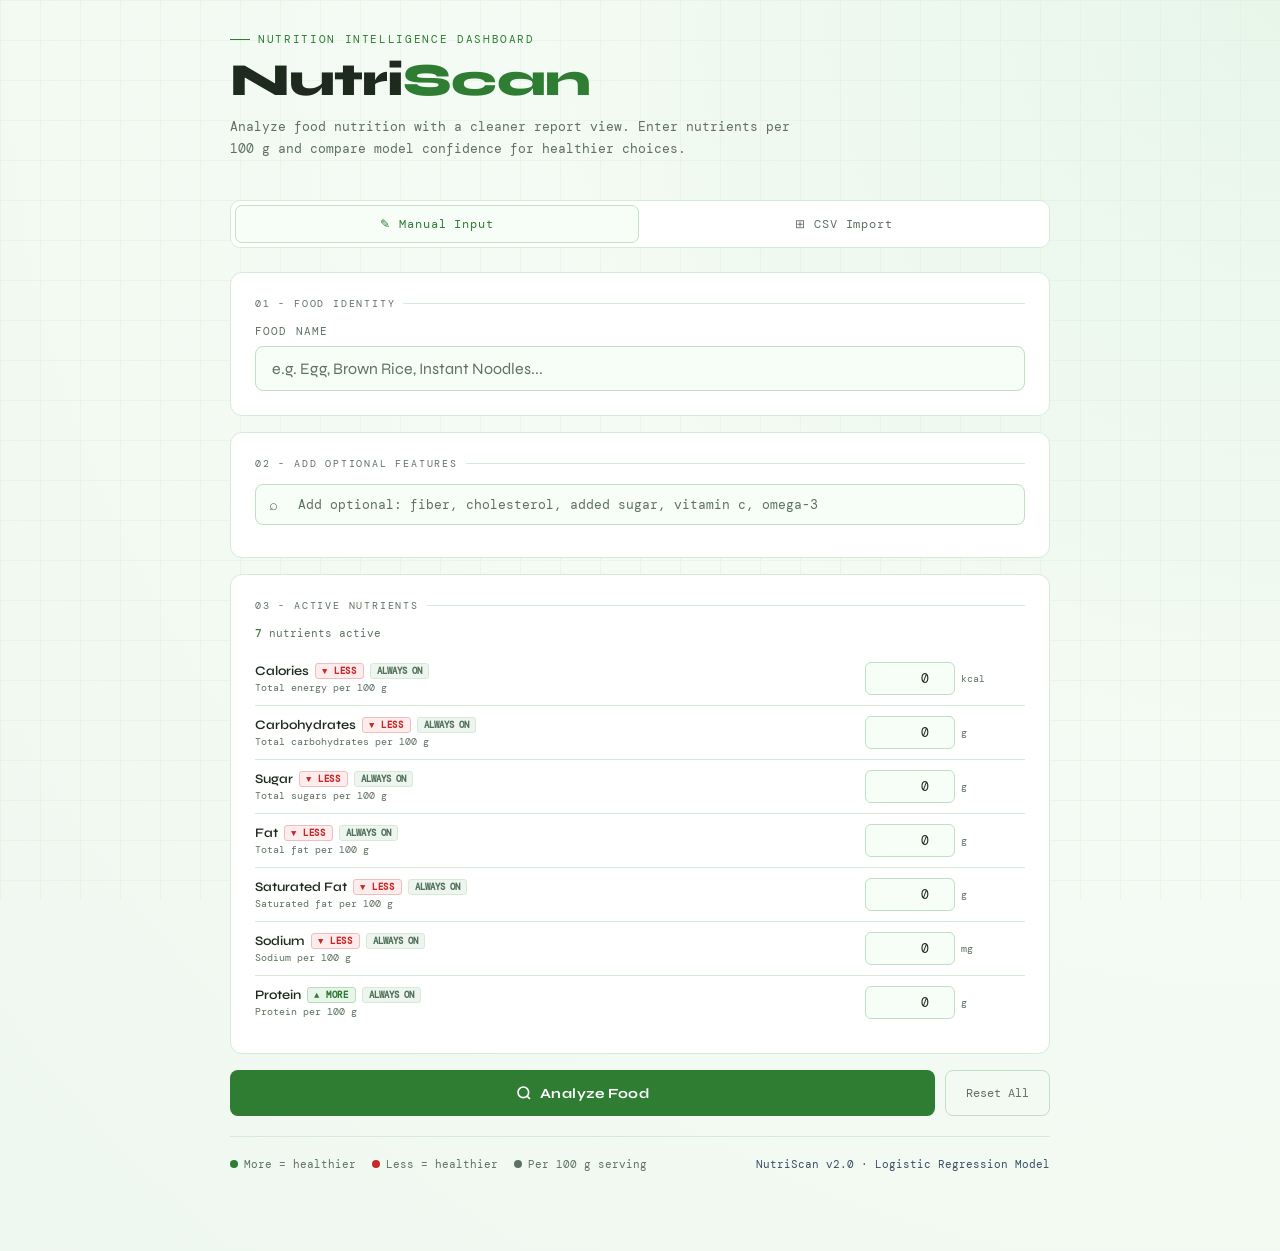
<file: HealthUnhealthFoodAIModel/templates/index.html>
<!DOCTYPE html>
<html lang="en">
<head>
<meta charset="UTF-8">
<meta name="viewport" content="width=device-width, initial-scale=1.0">
<link rel="icon" type="image/png" href="/static/icon/icon.png">
<title>NutriScan - Nutrition Intelligence</title>
<link href="https://fonts.googleapis.com/css2?family=DM+Mono:ital,wght@0,300;0,400;0,500;1,300&family=Syne:wght@400;600;700;800&display=swap" rel="stylesheet">
<link rel="stylesheet" href="/static/css/index.css">
</head>
<body>
<div class="app">

  <div class="header">
    <div class="header-tag">Nutrition Intelligence Dashboard</div>
    <h1>Nutri<span>Scan</span></h1>
    <p>Analyze food nutrition with a cleaner report view. Enter nutrients per 100 g and compare model confidence for healthier choices.</p>
  </div>

  <div class="tab-bar">
    <button class="tab-btn active" id="tab-manual" onclick="switchTab('manual')">
      <span class="tab-icon">✎</span> Manual Input
    </button>
    <button class="tab-btn" id="tab-csv" onclick="switchTab('csv')">
      <span class="tab-icon">⊞</span> CSV Import
    </button>
  </div>

  <div class="tab-pane active" id="pane-manual">
    <div class="card">
      <div class="card-label">01 - Food Identity</div>
      <div class="food-input-wrap">
        <label>FOOD NAME</label>
        <input type="text" class="food-input" id="food-name" placeholder="e.g. Egg, Brown Rice, Instant Noodles..." autocomplete="off">
      </div>
    </div>

    <div class="card">
      <div class="card-label">02 - Add Optional Features</div>
      <div class="search-wrap">
        <span class="search-icon">⌕</span>
        <input type="text" class="search-input" id="nutrient-search"
          placeholder="Add optional: fiber, cholesterol, added sugar, vitamin c, omega-3" autocomplete="off">
      </div>
      <div class="search-results" id="search-results"></div>
    </div>

    <div class="card">
      <div class="card-label">03 - Active Nutrients</div>
      <div class="active-count" id="active-count"><span>1</span> nutrient active</div>
      <div class="active-panel" id="active-panel"></div>
    </div>

    <div class="btn-row">
      <button class="btn-primary" id="btn-predict">
        <svg width="16" height="16" viewBox="0 0 24 24" fill="none" stroke="currentColor" stroke-width="2.5"><circle cx="11" cy="11" r="8"/><path d="m21 21-4.35-4.35"/></svg>
        Analyze Food
      </button>
      <button class="btn-secondary" id="btn-reset">Reset All</button>
    </div>

    <div id="result-panel" class="result-panel-spacing">
      <div class="card">
        <div class="card-label">04 - Analysis Result</div>
        <div id="result-inner"></div>
      </div>
    </div>

    <div class="legend">
      <div class="legend-item"><div class="legend-dot legend-dot-green"></div>More = healthier</div>
      <div class="legend-item"><div class="legend-dot legend-dot-red"></div>Less = healthier</div>
      <div class="legend-item"><div class="legend-dot legend-dot-muted"></div>Per 100 g serving</div>
      <div class="legend-item legend-item-version">NutriScan v2.0 · Logistic Regression Model</div>
    </div>
  </div>

  <div class="tab-pane" id="pane-csv">
    <div class="card">
      <div class="card-label">01 - Upload CSV File</div>
      <p class="csv-guidance">
        Required columns: <span class="csv-guidance-strong">calories, carbohydrates, sugar, fat, saturated_fat, sodium, protein</span><br>
        Optional columns: <span class="csv-guidance-strong">fiber, cholesterol, added_sugar, vitamin_c, omega3, name / food_name</span><br>
        Missing optional columns are automatically estimated by the model.
      </p>
      <div class="csv-drop" id="csv-drop">
        <div class="csv-drop-icon">📂</div>
        <div class="csv-drop-title">Drop your CSV here</div>
        <div>or <span class="csv-drop-browse"
          onclick="event.stopPropagation();document.getElementById('csv-file-input').click()">browse files</span></div>
        <div class="csv-drop-note">Accepts .csv files only · All values per 100g</div>
        <input type="file" id="csv-file-input" accept=".csv">
      </div>
      <div id="csv-status" class="csv-status"></div>
    </div>

    <div id="csv-results-wrap" class="hidden">
      <div class="card">
        <div class="card-label">02 - Classification Report</div>
        <div id="csv-summary" class="csv-summary"></div>
        <div class="csv-table-wrap">
          <table class="csv-table">
            <thead>
              <tr>
                <th>#</th>
                <th>Food Name</th>
                <th>Core Model</th>
                <th>All-Features Model</th>
                <th>Confidence (Healthy)</th>
                <th>Details</th>
              </tr>
            </thead>
            <tbody id="csv-table-body"></tbody>
          </table>
        </div>

        <div class="export-bar">
          <button class="btn-export" onclick="exportSummaryCSV()">
            <svg width="13" height="13" viewBox="0 0 24 24" fill="none" stroke="currentColor" stroke-width="2"><path d="M21 15v4a2 2 0 0 1-2 2H5a2 2 0 0 1-2-2v-4"/><polyline points="7 10 12 15 17 10"/><line x1="12" y1="15" x2="12" y2="3"/></svg>
            Export Summary CSV
          </button>
          <button class="btn-export json" onclick="exportFullJSON()">
            <svg width="13" height="13" viewBox="0 0 24 24" fill="none" stroke="currentColor" stroke-width="2"><path d="M21 15v4a2 2 0 0 1-2 2H5a2 2 0 0 1-2-2v-4"/><polyline points="7 10 12 15 17 10"/><line x1="12" y1="15" x2="12" y2="3"/></svg>
            Export Full JSON (with details)
          </button>
          <span class="export-note">
            CSV = summary table · JSON = all nutrient contributions per food
          </span>
        </div>
      </div>
    </div>
  </div>

</div>

<div class="modal-overlay" id="detail-modal">
  <div class="modal-box">
    <div class="modal-toolbar">
      <button class="btn-export single modal-export-btn" id="modal-export-btn" onclick="exportSingleJSON(currentModalIdx)">
        <svg width="13" height="13" viewBox="0 0 24 24" fill="none" stroke="currentColor" stroke-width="2"><path d="M21 15v4a2 2 0 0 1-2 2H5a2 2 0 0 1-2-2v-4"/><polyline points="7 10 12 15 17 10"/><line x1="12" y1="15" x2="12" y2="3"/></svg>
        Export This Food (JSON)
      </button>
      <button class="modal-close modal-close-inline" onclick="closeModal()">✕</button>
    </div>
    <div id="modal-content" class="modal-content-spacing"></div>
  </div>
</div>

<script src="/static/js/index.js"></script>
</body>
</html>
</file>
<file: static/css/index.css>
:root {
  --bg: #f4fbf4;
  --surface: #ffffff;
  --surface2: #f7fdf7;
  --border: #d6ead8;
  --border2: #c0dfc4;
  --green: #2e7d32;
  --green-dim: #246628;
  --red: #c62828;
  --red-dim: #a71f1f;
  --yellow: #f9a825;
  --text: #1f2a1f;
  --muted: #5f7262;
  --mono: 'DM Mono', monospace;
  --sans: 'Syne', sans-serif;
}

*, *::before, *::after { box-sizing: border-box; margin: 0; padding: 0; }

html { scroll-behavior: smooth; }

body {
  background: radial-gradient(circle at top right, #e8f6ea 0%, var(--bg) 45%, #eff8f0 100%);
  color: var(--text);
  font-family: var(--sans);
  min-height: 100vh;
  overflow-x: hidden;
}

body::before {
  content: '';
  position: fixed; inset: 0;
  background-image:
    linear-gradient(var(--border) 1px, transparent 1px),
    linear-gradient(90deg, var(--border) 1px, transparent 1px);
  background-size: 40px 40px;
  opacity: 0.35;
  pointer-events: none;
  z-index: 0;
}

.app { position: relative; z-index: 1; max-width: 860px; margin: 0 auto; padding: 32px 20px 80px; }

.header { margin-bottom: 40px; }
.header-tag {
  font-family: var(--mono);
  font-size: 11px;
  color: var(--green);
  letter-spacing: 0.15em;
  text-transform: uppercase;
  margin-bottom: 10px;
  display: flex; align-items: center; gap: 8px;
}
.header-tag::before {
  content: '';
  width: 20px; height: 1px;
  background: var(--green);
}
.header h1 {
  font-size: clamp(28px, 5vw, 46px);
  font-weight: 800;
  line-height: 1.05;
  letter-spacing: -0.02em;
  color: var(--text);
}
.header h1 span { color: var(--green); }
.header p {
  margin-top: 12px;
  font-family: var(--mono);
  font-size: 13px;
  color: var(--muted);
  line-height: 1.7;
  max-width: 560px;
}

.card {
  background: var(--surface);
  border: 1px solid var(--border);
  border-radius: 12px;
  padding: 24px;
  margin-bottom: 16px;
}
.card-label {
  font-family: var(--mono);
  font-size: 10px;
  letter-spacing: 0.18em;
  text-transform: uppercase;
  color: var(--muted);
  margin-bottom: 14px;
  display: flex; align-items: center; gap: 8px;
}
.card-label::after {
  content: '';
  flex: 1; height: 1px;
  background: var(--border);
}

.food-input-wrap { position: relative; }
.food-input-wrap label {
  display: block;
  font-family: var(--mono);
  font-size: 11px;
  color: var(--muted);
  letter-spacing: 0.1em;
  margin-bottom: 8px;
}
.food-input {
  width: 100%;
  background: var(--surface2);
  border: 1px solid var(--border2);
  border-radius: 8px;
  padding: 12px 16px;
  font-family: var(--sans);
  font-size: 16px;
  font-weight: 600;
  color: var(--text);
  outline: none;
  transition: border-color 0.2s;
}
.food-input:focus { border-color: var(--green); }
.food-input::placeholder { color: var(--muted); font-weight: 400; }

.search-wrap { position: relative; }
.search-input {
  width: 100%;
  background: var(--surface2);
  border: 1px solid var(--border2);
  border-radius: 8px;
  padding: 11px 16px 11px 42px;
  font-family: var(--mono);
  font-size: 13px;
  color: var(--text);
  outline: none;
  transition: border-color 0.2s;
}
.search-input:focus { border-color: var(--green); }
.search-input::placeholder { color: var(--muted); }
.search-icon {
  position: absolute; left: 14px; top: 50%; transform: translateY(-50%);
  color: var(--muted); font-size: 15px; pointer-events: none;
}

.search-results {
  margin-top: 8px;
  display: flex;
  flex-wrap: wrap;
  gap: 6px;
  min-height: 0;
}
.search-chip {
  display: inline-flex; align-items: center; gap: 5px;
  background: var(--surface2);
  border: 1px solid var(--border2);
  border-radius: 100px;
  padding: 5px 12px;
  font-family: var(--mono);
  font-size: 11px;
  color: var(--text);
  cursor: pointer;
  transition: border-color 0.15s, background 0.15s;
  white-space: nowrap;
}
.search-chip:hover { border-color: var(--green); background: #edf8ee; color: var(--green); }
.search-chip .chip-arrow { font-size: 10px; }
.search-chip .chip-arrow.up { color: var(--green); }
.search-chip .chip-arrow.down { color: var(--red); }
.search-no-result {
  font-family: var(--mono);
  font-size: 12px;
  color: var(--muted);
  padding: 6px 0;
}

.active-panel { display: flex; flex-direction: column; gap: 0; }
.nutrient-row {
  display: flex; align-items: center; gap: 10px;
  padding: 10px 0;
  border-bottom: 1px solid var(--border);
  animation: slideIn 0.18s ease-out;
}
.nutrient-row:last-child { border-bottom: none; }

@keyframes slideIn {
  from { opacity: 0; transform: translateY(-6px); }
  to   { opacity: 1; transform: translateY(0); }
}

.nutrient-meta { flex: 1; min-width: 0; }
.nutrient-name {
  font-family: var(--sans);
  font-size: 13px;
  font-weight: 600;
  color: var(--text);
  display: flex; align-items: center; gap: 6px;
}
.nutrient-name .dir-badge {
  font-family: var(--mono);
  font-size: 9px;
  padding: 1px 6px;
  border-radius: 3px;
  letter-spacing: 0.08em;
}
.dir-up { background: #e8f6ea; color: var(--green); border: 1px solid #b8dcbf; }
.dir-down { background: #fdecec; color: var(--red); border: 1px solid #efbdbd; }
.always-badge {
  font-family: var(--mono); font-size: 9px;
  background: #eef4ef; color: #517258;
  border: 1px solid #d6ead8;
  padding: 1px 6px; border-radius: 3px;
}
.nutrient-desc {
  font-family: var(--mono);
  font-size: 10px;
  color: var(--muted);
  margin-top: 2px;
}
.nutrient-input-group {
  display: flex; align-items: center; gap: 6px;
  flex-shrink: 0;
}
.nutrient-input {
  width: 90px;
  background: var(--surface2);
  border: 1px solid var(--border2);
  border-radius: 6px;
  padding: 7px 10px;
  font-family: var(--mono);
  font-size: 13px;
  color: var(--text);
  text-align: right;
  outline: none;
  transition: border-color 0.15s;
}
.nutrient-input:focus { border-color: var(--green); }
.nutrient-unit {
  font-family: var(--mono);
  font-size: 10px;
  color: var(--muted);
  min-width: 28px;
}
.remove-btn {
  width: 26px; height: 26px;
  background: transparent;
  border: 1px solid var(--border2);
  border-radius: 6px;
  color: var(--muted);
  cursor: pointer;
  font-size: 14px;
  display: flex; align-items: center; justify-content: center;
  transition: border-color 0.15s, color 0.15s, background 0.15s;
  flex-shrink: 0;
}
.remove-btn:hover { border-color: var(--red); color: var(--red); background: #fdecec; }

.empty-state {
  padding: 24px 0;
  text-align: center;
  font-family: var(--mono);
  font-size: 12px;
  color: var(--muted);
}
.active-count {
  font-family: var(--mono);
  font-size: 11px;
  color: var(--muted);
  margin-bottom: 12px;
}
.active-count span { color: var(--green); font-weight: 500; }

.btn-row { display: flex; gap: 10px; flex-wrap: wrap; margin-top: 4px; }
.btn-primary {
  flex: 1; min-width: 180px;
  background: var(--green);
  color: #fff;
  border: none;
  border-radius: 8px;
  padding: 14px 24px;
  font-family: var(--sans);
  font-size: 14px;
  font-weight: 700;
  letter-spacing: 0.03em;
  cursor: pointer;
  transition: background 0.15s, transform 0.1s;
  display: flex; align-items: center; justify-content: center; gap: 8px;
}
.btn-primary:hover { background: var(--green-dim); }
.btn-primary:active { transform: scale(0.98); }
.btn-secondary {
  background: transparent;
  color: var(--muted);
  border: 1px solid var(--border2);
  border-radius: 8px;
  padding: 14px 20px;
  font-family: var(--mono);
  font-size: 12px;
  cursor: pointer;
  transition: border-color 0.15s, color 0.15s;
}
.btn-secondary:hover { border-color: var(--muted); color: var(--text); }

#result-panel { display: none; }
#result-panel.visible { display: block; }
.result-panel-spacing { margin-top: 24px; }

.result-verdict {
  display: flex; align-items: center; gap: 20px;
  padding: 24px;
  border-radius: 12px;
  margin-bottom: 16px;
  position: relative;
  overflow: hidden;
}
.result-verdict::before {
  content: '';
  position: absolute; inset: 0;
  opacity: 0.06;
}
.result-verdict.healthy { border: 1px solid var(--green); background: #edf8ee; }
.result-verdict.healthy::before { background: var(--green); }
.result-verdict.unhealthy { border: 1px solid var(--red); background: #fdecec; }
.result-verdict.unhealthy::before { background: var(--red); }
.result-verdict.borderline { border: 1px solid var(--yellow); background: #fff9ea; }
.result-verdict.borderline::before { background: var(--yellow); }

.verdict-label {
  font-size: clamp(32px, 6vw, 52px);
  font-weight: 800;
  letter-spacing: -0.03em;
  line-height: 1;
}
.healthy .verdict-label { color: var(--green); }
.unhealthy .verdict-label { color: var(--red); }
.borderline .verdict-label { color: var(--yellow); }

.verdict-details { flex: 1; }
.verdict-food-name {
  font-family: var(--mono);
  font-size: 12px;
  color: var(--muted);
  margin-bottom: 6px;
  text-transform: uppercase;
  letter-spacing: 0.1em;
}
.verdict-bar-wrap {
  background: rgba(0,0,0,0.08);
  border-radius: 4px;
  height: 6px;
  margin: 10px 0 8px;
  overflow: hidden;
}
.verdict-bar { height: 100%; border-radius: 4px; transition: width 0.6s cubic-bezier(0.16,1,0.3,1); }
.healthy .verdict-bar { background: var(--green); }
.unhealthy .verdict-bar { background: var(--red); }
.borderline .verdict-bar { background: var(--yellow); }

.verdict-scores { display: flex; gap: 20px; flex-wrap: nowrap; font-family: var(--mono); margin-top: 8px; }
.score-item { display: flex; flex-direction: column; align-items: flex-start; gap: 2px; }
.score-pct { font-size: 20px; font-weight: 600; line-height: 1; white-space: nowrap; }
.score-lbl { font-size: 9px; color: var(--muted); white-space: nowrap; letter-spacing: 0.08em; text-transform: uppercase; }
.healthy .score-pct.h { color: var(--green); }
.unhealthy .score-pct.u { color: var(--red); }

.factor-grid { display: grid; grid-template-columns: 1fr 1fr; gap: 12px; margin-bottom: 16px; }
@media (max-width: 560px) { .factor-grid { grid-template-columns: 1fr; } }

.excluded-strip {
  font-family: var(--mono);
  font-size: 11px;
  color: var(--muted);
  padding: 12px 16px;
  background: var(--surface2);
  border: 1px solid var(--border);
  border-radius: 8px;
  line-height: 1.7;
}
.excluded-strip strong { color: #5a6e88; }

.legend {
  display: flex; gap: 16px; flex-wrap: wrap;
  font-family: var(--mono);
  font-size: 11px;
  color: var(--muted);
  margin-top: 20px;
  padding-top: 20px;
  border-top: 1px solid var(--border);
}
.legend-item { display: flex; align-items: center; gap: 6px; }
.legend-dot { width: 8px; height: 8px; border-radius: 50%; }
.legend-dot-green { background: var(--green); }
.legend-dot-red { background: var(--red); }
.legend-dot-muted { background: var(--muted); }
.legend-item-version { margin-left: auto; color: #3a4e65; }

::-webkit-scrollbar { width: 6px; }
::-webkit-scrollbar-track { background: var(--bg); }
::-webkit-scrollbar-thumb { background: var(--border2); border-radius: 3px; }

.tab-bar {
  display: flex; gap: 4px;
  background: var(--surface); border: 1px solid var(--border);
  border-radius: 10px; padding: 4px;
  margin-bottom: 24px;
}
.tab-btn {
  flex: 1; padding: 10px 16px;
  background: transparent; border: none; border-radius: 7px;
  font-family: var(--mono); font-size: 12px; letter-spacing: 0.08em;
  color: var(--muted); cursor: pointer;
  transition: background 0.15s, color 0.15s;
  display: flex; align-items: center; justify-content: center; gap: 8px;
}
.tab-btn:hover { color: var(--text); background: var(--surface2); }
.tab-btn.active {
  background: var(--surface2); color: var(--green);
  border: 1px solid var(--border2);
}
.tab-btn.active .tab-icon { color: var(--green); }
.tab-pane { display: none; }
.tab-pane.active { display: block; }

.csv-drop {
  border: 2px dashed var(--border2); border-radius: 12px; padding: 40px 20px;
  text-align: center; cursor: pointer;
  transition: border-color 0.2s, background 0.2s;
  font-family: var(--mono); font-size: 12px; color: var(--muted);
}
.csv-drop:hover, .csv-drop.drag-over { border-color: var(--green); background: #edf8ee; color: var(--green); }
.csv-guidance {
  font-family: var(--mono);
  font-size: 11px;
  color: var(--muted);
  line-height: 1.8;
  margin-bottom: 16px;
}
.csv-guidance-strong { color: var(--text); }
.csv-drop-icon { font-size: 32px; margin-bottom: 10px; }
.csv-drop-title { font-weight: 600; margin-bottom: 4px; }
.csv-drop-browse { color: var(--green); text-decoration: underline; cursor: pointer; }
.csv-drop-note { font-size: 10px; margin-top: 8px; color: #4a5e78; }
.csv-status {
  margin-top: 12px;
  font-family: var(--mono);
  font-size: 12px;
  color: var(--muted);
  min-height: 20px;
}
.hidden { display: none; }
.csv-summary { display: flex; gap: 12px; flex-wrap: wrap; margin-bottom: 20px; }
.csv-drop input[type=file] { display: none; }
.csv-table-wrap {
  overflow: auto;
  margin-top: 12px;
  max-height: 62vh;
  border: 1px solid var(--border);
  border-radius: 10px;
  background: var(--surface);
}
.csv-table { width: 100%; border-collapse: collapse; font-family: var(--mono); font-size: 11px; }
.csv-table th {
  text-align: left; color: var(--muted); font-size: 9px; letter-spacing: 0.12em;
  text-transform: uppercase; padding: 8px 12px; border-bottom: 1px solid var(--border); white-space: nowrap;
  position: sticky;
  top: 0;
  z-index: 5;
  background: var(--surface);
}
.csv-table td { padding: 8px 12px; border-bottom: 1px solid #e4f1e5; vertical-align: middle; white-space: nowrap; }
.csv-table tr:hover td { background: rgba(0,0,0,0.02); }
.verdict-chip { font-size: 10px; padding: 3px 10px; border-radius: 100px; font-weight: 600; letter-spacing: 0.06em; }
.verdict-chip.healthy { background: #edf8ee; color: var(--green); border: 1px solid #b8dcbf; }
.verdict-chip.unhealthy { background: #fdecec; color: var(--red); border: 1px solid #efbdbd; }
.verdict-chip.borderline { background: #fff7df; color: var(--yellow); border: 1px solid #f0d48a; }
.compare-chip {
  font-size: 10px;
  padding: 3px 10px;
  border-radius: 100px;
  font-weight: 600;
  letter-spacing: 0.06em;
}
.compare-chip.match { background: #edf8ee; color: var(--green); border: 1px solid #b8dcbf; }
.compare-chip.mismatch { background: #fdecec; color: var(--red); border: 1px solid #efbdbd; }
.compare-chip.na { background: #f3f4f6; color: #6b7280; border: 1px solid #d1d5db; }

.comparison-wrap {
  margin-bottom: 16px;
  padding: 14px;
  border: 1px solid var(--border);
  border-radius: 10px;
  background: var(--surface2);
}
.comparison-head {
  display: flex;
  gap: 10px;
  align-items: baseline;
  flex-wrap: wrap;
  margin-bottom: 10px;
}
.comparison-title {
  font-family: var(--mono);
  font-size: 11px;
  letter-spacing: 0.08em;
  color: var(--text);
  text-transform: uppercase;
}
.comparison-note {
  font-family: var(--mono);
  font-size: 10px;
  color: var(--muted);
}
.ring-grid {
  display: grid;
  grid-template-columns: repeat(2, minmax(220px, 1fr));
  gap: 10px;
}
.ring-card {
  border: 1px solid var(--border);
  border-radius: 10px;
  background: var(--surface);
  padding: 14px;
  display: flex;
  flex-direction: row;
  justify-content: space-between;
  align-items: center;
  gap: 14px;
}
.ring {
  --tp-pct: 0%;
  width: 112px;
  height: 112px;
  border-radius: 50%;
  display: grid;
  place-items: center;
  background: conic-gradient(
    var(--green) 0 var(--tp-pct),
    var(--red) var(--tp-pct) 100%
  );
}
.ring-inner {
  width: 78px;
  height: 78px;
  border-radius: 50%;
  background: var(--surface);
  border: 1px solid var(--border);
  display: flex;
  align-items: center;
  justify-content: center;
  text-align: center;
  line-height: 1.2;
  padding: 0 6px;
  font-family: var(--mono);
  font-size: 11px;
  font-weight: 700;
  color: var(--text);
}
.ring-meta {
  min-width: 82px;
  font-family: var(--mono);
  font-size: 11px;
  color: var(--muted);
}
.ring-row {
  display: flex;
  justify-content: space-between;
  gap: 8px;
}
.ring-row span {
  color: var(--text);
  font-weight: 600;
}
@media (max-width: 760px) {
  .ring-grid { grid-template-columns: 1fr; }
  .ring-card { flex-direction: row; }
}
.btn-view-detail {
  background: transparent; border: 1px solid var(--border2); color: var(--muted);
  font-family: var(--mono); font-size: 10px; padding: 4px 10px; border-radius: 6px;
  cursor: pointer; transition: border-color 0.15s, color 0.15s;
}
.btn-view-detail:hover { border-color: var(--green); color: var(--green); }

.contrib-table {
  width: 100%;
  border-collapse: collapse;
  font-family: var(--mono);
  font-size: 11px;
  margin-top: 8px;
  position: relative;
  z-index: 0;
}
.contrib-table tr,
.contrib-table td {
  position: relative;
  z-index: 0;
}
.contrib-table th {
  text-align: left; color: var(--muted); font-size: 9px; letter-spacing: 0.12em;
  text-transform: uppercase; padding: 6px 8px; border-bottom: 1px solid var(--border);
}
.contrib-table td { padding: 7px 8px; border-bottom: 1px solid #e4f1e5; vertical-align: middle; }
.contrib-table tr:last-child td { border-bottom: none; }
.contrib-table tr:hover td { background: rgba(0,0,0,0.02); }
.weight-bar-wrap { width: 100px; height: 6px; background: rgba(0,0,0,0.06); border-radius: 3px; position: relative; overflow: visible; }
.weight-bar { height: 100%; border-radius: 3px; position: absolute; }
.weight-bar.pos { background: var(--green); left: 0; }
.weight-bar.neg { background: var(--red); left: 0; }
.effect-badge { font-size: 9px; padding: 2px 7px; border-radius: 3px; letter-spacing: 0.06em; white-space: nowrap; }
.effect-badge.pos { background: #edf8ee; color: var(--green-dim); border: 1px solid #b8dcbf; }
.effect-badge.neg { background: #fdecec; color: var(--red-dim); border: 1px solid #efbdbd; }

.modal-overlay {
  display: none; position: fixed; inset: 0; background: rgba(0,0,0,0.55);
  z-index: 100; overflow-y: auto; padding: 40px 20px;
}
.modal-overlay.open { display: flex; align-items: flex-start; justify-content: center; }
.modal-box {
  background: var(--surface);
  border: 1px solid var(--border);
  border-radius: 16px;
  width: 100%;
  max-width: 720px;
  max-height: calc(100vh - 5rem);
  padding: 28px;
  position: relative;
  display: flex;
  flex-direction: column;
  overflow: hidden;
  isolation: isolate;
}
.modal-close {
  position: absolute; top: 16px; right: 16px; background: transparent;
  border: 1px solid var(--border2); color: var(--muted); width: 30px; height: 30px;
  border-radius: 6px; cursor: pointer; font-size: 16px;
  display: flex; align-items: center; justify-content: center;
}
.modal-close:hover { border-color: var(--red); color: var(--red); }

.export-bar {
  display: flex; gap: 8px; flex-wrap: wrap;
  margin-top: 16px; padding-top: 16px;
  border-top: 1px solid var(--border);
}
.btn-export {
  display: inline-flex; align-items: center; gap: 6px;
  background: transparent; border: 1px solid var(--border2);
  color: var(--muted); font-family: var(--mono); font-size: 11px;
  padding: 7px 14px; border-radius: 7px; cursor: pointer;
  transition: border-color 0.15s, color 0.15s, background 0.15s;
  white-space: nowrap;
}
.btn-export:hover { border-color: var(--green); color: var(--green); background: #edf8ee; }
.btn-export.json:hover { border-color: #2b6cb0; color: #2b6cb0; background: #edf4ff; }
.btn-export.single:hover { border-color: var(--yellow); color: var(--yellow); background: #fff7df; }
.btn-export svg { flex-shrink: 0; }
.export-note {
  font-family: var(--mono);
  font-size: 10px;
  color: var(--muted);
  align-self: center;
  margin-left: 4px;
}
.modal-toolbar {
  display: flex;
  align-items: center;
  justify-content: space-between;
  margin-bottom: 0;
  gap: 8px;
  flex-wrap: wrap;
  flex-shrink: 0;
}
.modal-export-btn { margin-bottom: 0; }
.modal-close-inline { position: static; margin-left: auto; }
.modal-content-spacing {
  margin-top: 16px;
  flex: 1;
  min-height: 0;
  display: flex;
  flex-direction: column;
  overflow: hidden;
}

/*
  Detail modal: header/verdict stays fixed; only the table scrolls.
  (Sticky + wide tables often composites so rows paint over the header.)
*/
.modal-sticky-top {
  flex-shrink: 0;
  position: relative;
  z-index: 1;
  background: var(--surface);
  padding-bottom: 12px;
  margin-bottom: 0;
  border-bottom: 1px solid var(--border);
}
.modal-sticky-body {
  flex: 1;
  min-height: 0;
  overflow-y: auto;
  overflow-x: auto;
  overscroll-behavior: contain;
  padding-bottom: 6px;
  position: relative;
  z-index: 0;
}
.modal-sticky-body .contrib-table {
  margin-top: 0;
}
</file>
